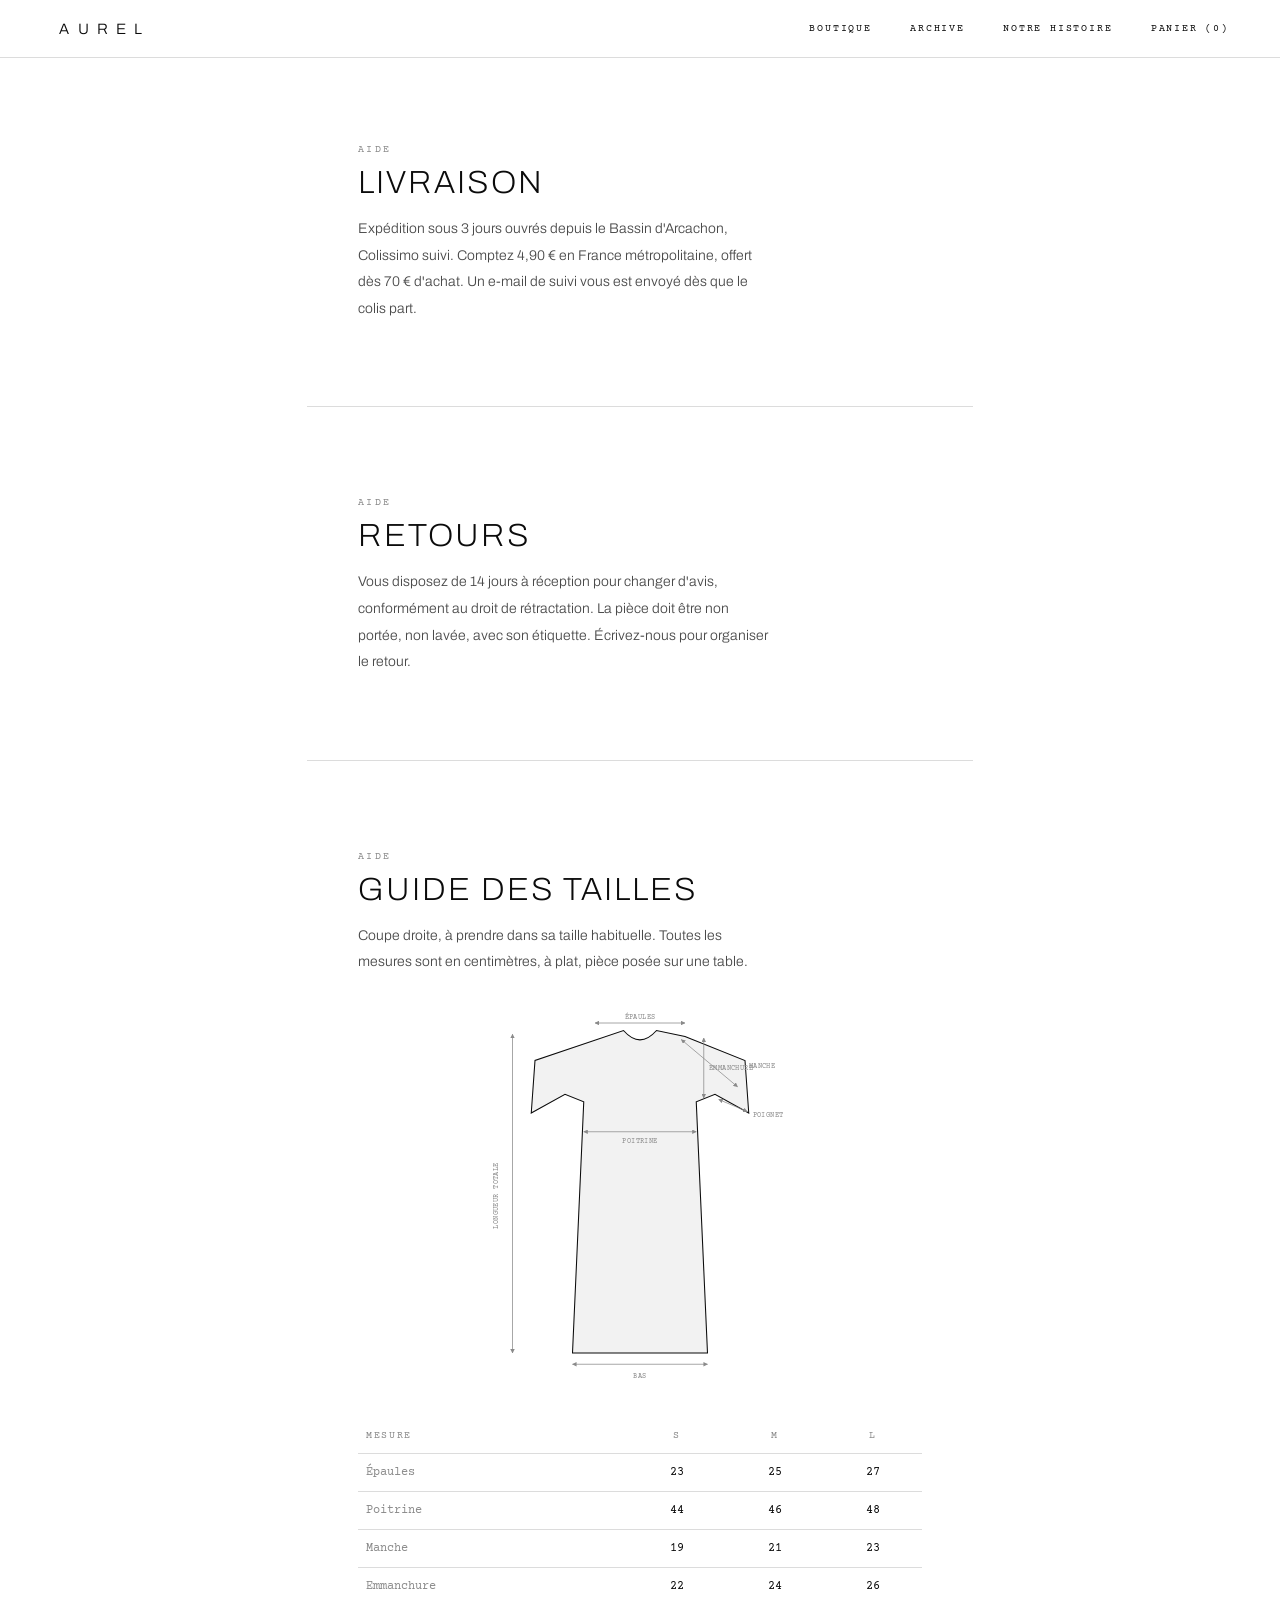
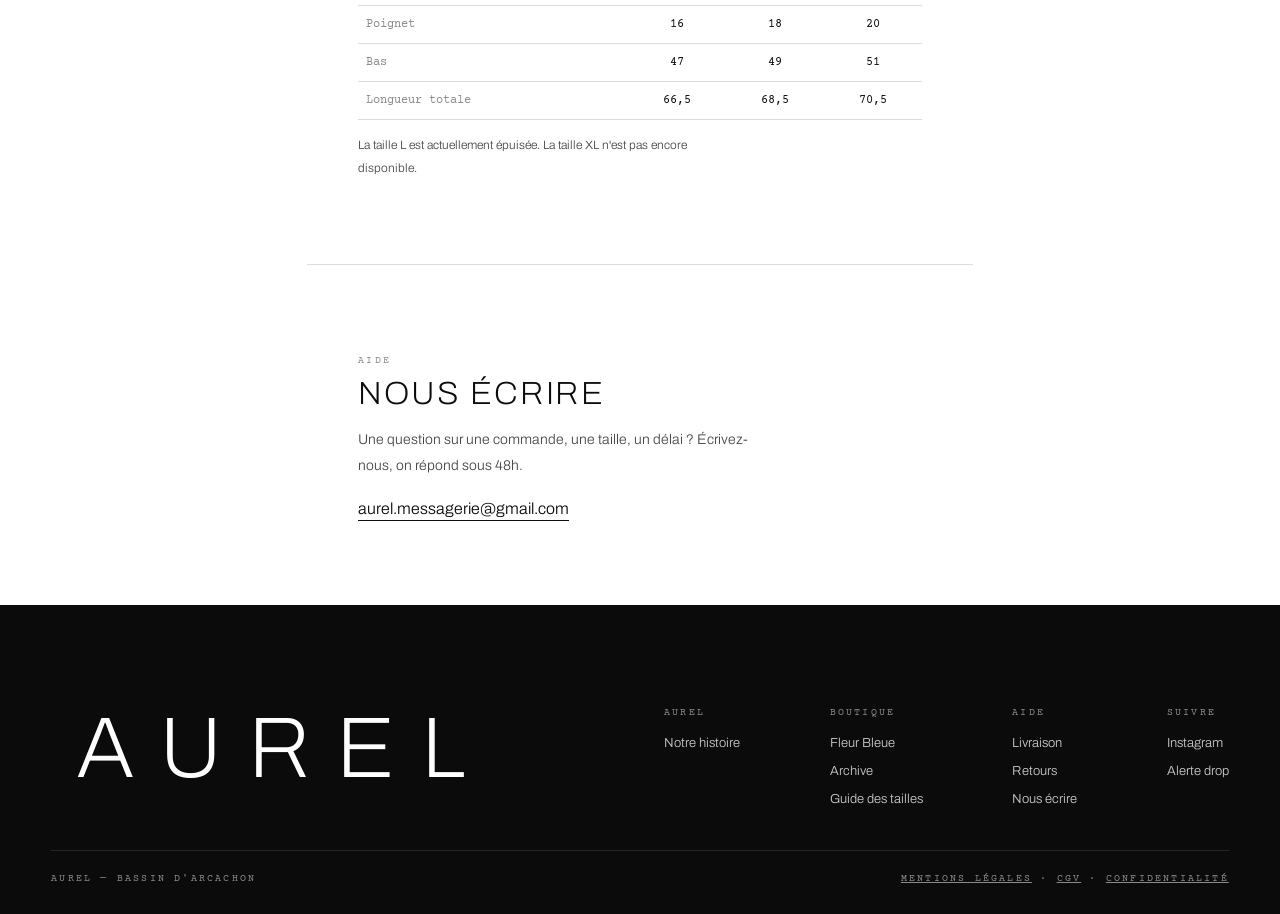
<file: aide.html>
<!DOCTYPE html>
<html lang="fr">
<head>
<meta charset="UTF-8">
<meta name="viewport" content="width=device-width,initial-scale=1">
<title>Aide — AUREL</title>

<!-- Aperçu de lien (Instagram, iMessage, etc.) -->
<meta property="og:type" content="website">
<meta property="og:site_name" content="Aurel">
<meta property="og:title" content="Aide — AUREL">
<meta property="og:description" content="Livraison, retours, guide des tailles.">
<meta property="og:image" content="https://aurel.company/img/fb-garage.jpg">
<meta property="og:url" content="https://aurel.company/aide.html">
<meta name="twitter:card" content="summary_large_image">

<link rel="icon" href="favicon.ico" sizes="any">
<link rel="icon" href="favicon-32.png" type="image/png">
<link rel="apple-touch-icon" href="apple-touch-icon.png">

<link rel="stylesheet" href="style.css">
</head>
<body>

<header class="entete pose">
  <a href="index.html" class="logo">Aurel</a>
  <nav class="nav">
    <a class="lien-bureau" href="boutique.html">Boutique</a>
    <a class="lien-bureau" href="index.html#archive">Archive</a>
    <a class="lien-bureau" href="histoire.html">Notre histoire</a>
    <button class="burger" id="burger" aria-controls="menu">Menu</button>
    <a href="produit.html#panier" aria-label="Panier, 0 article" id="lienPanier">Panier (0)</a>
  </nav>
</header>

<div class="menu" id="menu" aria-hidden="true">
  <a href="index.html">Accueil</a>
  <a href="boutique.html">Boutique</a>
  <a href="index.html#archive">Archive</a>
  <a href="histoire.html">Notre histoire</a>
  <span class="etiquette">Instagram · @aurelstudio._</span>
</div>


<main>

  <!-- Livraison -->
  <section class="aide-section" id="livraison">
    <span class="etiquette">Aide</span>
    <h1 class="aide-titre">Livraison</h1>
    <p>
      Expédition sous 3 jours ouvrés depuis le Bassin d'Arcachon, Colissimo suivi.
      Comptez 4,90 € en France métropolitaine, offert dès 70 € d'achat.
      Un e-mail de suivi vous est envoyé dès que le colis part.
    </p>
  </section>

  <!-- Retours -->
  <section class="aide-section" id="retours">
    <span class="etiquette">Aide</span>
    <h1 class="aide-titre">Retours</h1>
    <p>
      Vous disposez de 14 jours à réception pour changer d'avis, conformément
      au droit de rétractation. La pièce doit être non portée, non lavée,
      avec son étiquette. Écrivez-nous pour organiser le retour.
    </p>
  </section>

  <!-- Guide des tailles -->
  <section class="aide-section" id="tailles">
    <span class="etiquette">Aide</span>
    <h1 class="aide-titre">Guide des tailles</h1>
    <p>
      Coupe droite, à prendre dans sa taille habituelle. Toutes les mesures
      sont en centimètres, à plat, pièce posée sur une table.
    </p>

    <div class="schema-taille">
      <svg viewBox="0 0 400 500" role="img" aria-label="Schéma des mesures du t-shirt">
        <defs>
          <marker id="fleche-d" viewBox="0 0 10 10" refX="9" refY="5" markerWidth="6" markerHeight="6" orient="auto-start-reverse">
            <path d="M0,0 L10,5 L0,10 Z" fill="var(--gris)"/>
          </marker>
        </defs>

        <!-- silhouette t-shirt, vue à plat -->
        <path class="silhouette" d="
          M178,30 Q200,55 222,30
          L260,38 L340,70 L345,140
          L300,115 L275,125
          L290,460 L110,460
          L125,125 L100,115
          L55,140 L60,70 Z"/>

        <!-- épaules -->
        <line x1="140" y1="20" x2="260" y2="20" marker-start="url(#fleche-d)" marker-end="url(#fleche-d)"/>
        <text x="200" y="14" text-anchor="middle">Épaules</text>

        <!-- poitrine -->
        <line x1="125" y1="165" x2="275" y2="165" marker-start="url(#fleche-d)" marker-end="url(#fleche-d)"/>
        <text x="200" y="180" text-anchor="middle">Poitrine</text>

        <!-- manche -->
        <line x1="255" y1="42" x2="330" y2="105" marker-start="url(#fleche-d)" marker-end="url(#fleche-d)"/>
        <text x="345" y="80" text-anchor="start">Manche</text>

        <!-- emmanchure -->
        <line x1="285" y1="40" x2="285" y2="120" marker-start="url(#fleche-d)" marker-end="url(#fleche-d)"/>
        <text x="292" y="82" text-anchor="start">Emmanchure</text>

        <!-- poignet -->
        <line x1="305" y1="122" x2="343" y2="138" marker-start="url(#fleche-d)" marker-end="url(#fleche-d)"/>
        <text x="350" y="145" text-anchor="start">Poignet</text>

        <!-- bas -->
        <line x1="110" y1="475" x2="290" y2="475" marker-start="url(#fleche-d)" marker-end="url(#fleche-d)"/>
        <text x="200" y="493" text-anchor="middle">Bas</text>

        <!-- longueur totale -->
        <line x1="30" y1="35" x2="30" y2="460" marker-start="url(#fleche-d)" marker-end="url(#fleche-d)"/>
        <text x="10" y="250" text-anchor="middle" transform="rotate(-90 10 250)">Longueur totale</text>
      </svg>
    </div>

    <table class="tableau-tailles">
      <thead>
        <tr>
          <th>Mesure</th>
          <th>S</th>
          <th>M</th>
          <th>L</th>
        </tr>
      </thead>
      <tbody>
        <tr><td>Épaules</td><td>23</td><td>25</td><td>27</td></tr>
        <tr><td>Poitrine</td><td>44</td><td>46</td><td>48</td></tr>
        <tr><td>Manche</td><td>19</td><td>21</td><td>23</td></tr>
        <tr><td>Emmanchure</td><td>22</td><td>24</td><td>26</td></tr>
        <tr><td>Poignet</td><td>16</td><td>18</td><td>20</td></tr>
        <tr><td>Bas</td><td>47</td><td>49</td><td>51</td></tr>
        <tr><td>Longueur totale</td><td>66,5</td><td>68,5</td><td>70,5</td></tr>
      </tbody>
    </table>
    <p style="font-size:12px;margin-top:14px">La taille L est actuellement épuisée. La taille XL n'est pas encore disponible.</p>
  </section>

  <!-- Contact -->
  <section class="aide-section" id="contact">
    <span class="etiquette">Aide</span>
    <h1 class="aide-titre">Nous écrire</h1>
    <p>
      Une question sur une commande, une taille, un délai ? Écrivez-nous,
      on répond sous 48h.
    </p>
    <a href="mailto:aurel.messagerie@gmail.com" class="bouton--fin" style="display:inline-block;margin-top:20px">aurel.messagerie@gmail.com</a>
  </section>

</main>

<footer class="pied">
  <div class="pied-haut">
    <span class="pied-logo">Aurel</span>
    <div class="colonnes">
      <div>
        <span class="etiquette">Aurel</span>
        <ul>
          <li><a href="histoire.html">Notre histoire</a></li>
        </ul>
      </div>
      <div>
        <span class="etiquette">Boutique</span>
        <ul>
          <li><a href="produit.html">Fleur Bleue</a></li>
          <li><a class="lien-bureau" href="index.html#archive">Archive</a></li>
          <li><a href="aide.html#tailles">Guide des tailles</a></li>
        </ul>
      </div>
      <div>
        <span class="etiquette">Aide</span>
        <ul>
          <li><a href="aide.html#livraison">Livraison</a></li>
          <li><a href="aide.html#retours">Retours</a></li>
          <li><a href="aide.html#contact">Nous écrire</a></li>
        </ul>
      </div>
      <div>
        <span class="etiquette">Suivre</span>
        <ul>
          <li><a href="https://instagram.com/aurelstudio._">Instagram</a></li>
          <li><a href="boutique.html#alerte">Alerte drop</a></li>
        </ul>
      </div>
    </div>
  </div>
  <div class="pied-bas">
    <span class="etiquette">Aurel — Bassin d'Arcachon</span>
    <span class="etiquette">
      <a href="legal.html#mentions" style="text-decoration:underline">Mentions légales</a> ·
      <a href="legal.html#cgv" style="text-decoration:underline">CGV</a> ·
      <a href="legal.html#confidentialite" style="text-decoration:underline">Confidentialité</a>
    </span>
  </div>
</footer>

<script>
// Badge panier (partagé avec la page produit)
(function(){
  try {
    const p = JSON.parse(localStorage.getItem('aurel_panier')) || [];
    const badge = document.getElementById('lienPanier');
    if (badge) badge.textContent = `Panier (${p.length})`;
  } catch(e){}
})();

// Menu mobile
const menu = document.getElementById('menu');
const burger = document.getElementById('burger');
burger.addEventListener('click', () => {
  const ouvert = menu.dataset.ouvert === 'true';
  menu.dataset.ouvert = String(!ouvert);
  menu.setAttribute('aria-hidden', String(ouvert));
  burger.textContent = ouvert ? 'Menu' : 'Fermer';
  document.body.classList.toggle('bloque', !ouvert);
});
</script>
</body>
</html>
</file>
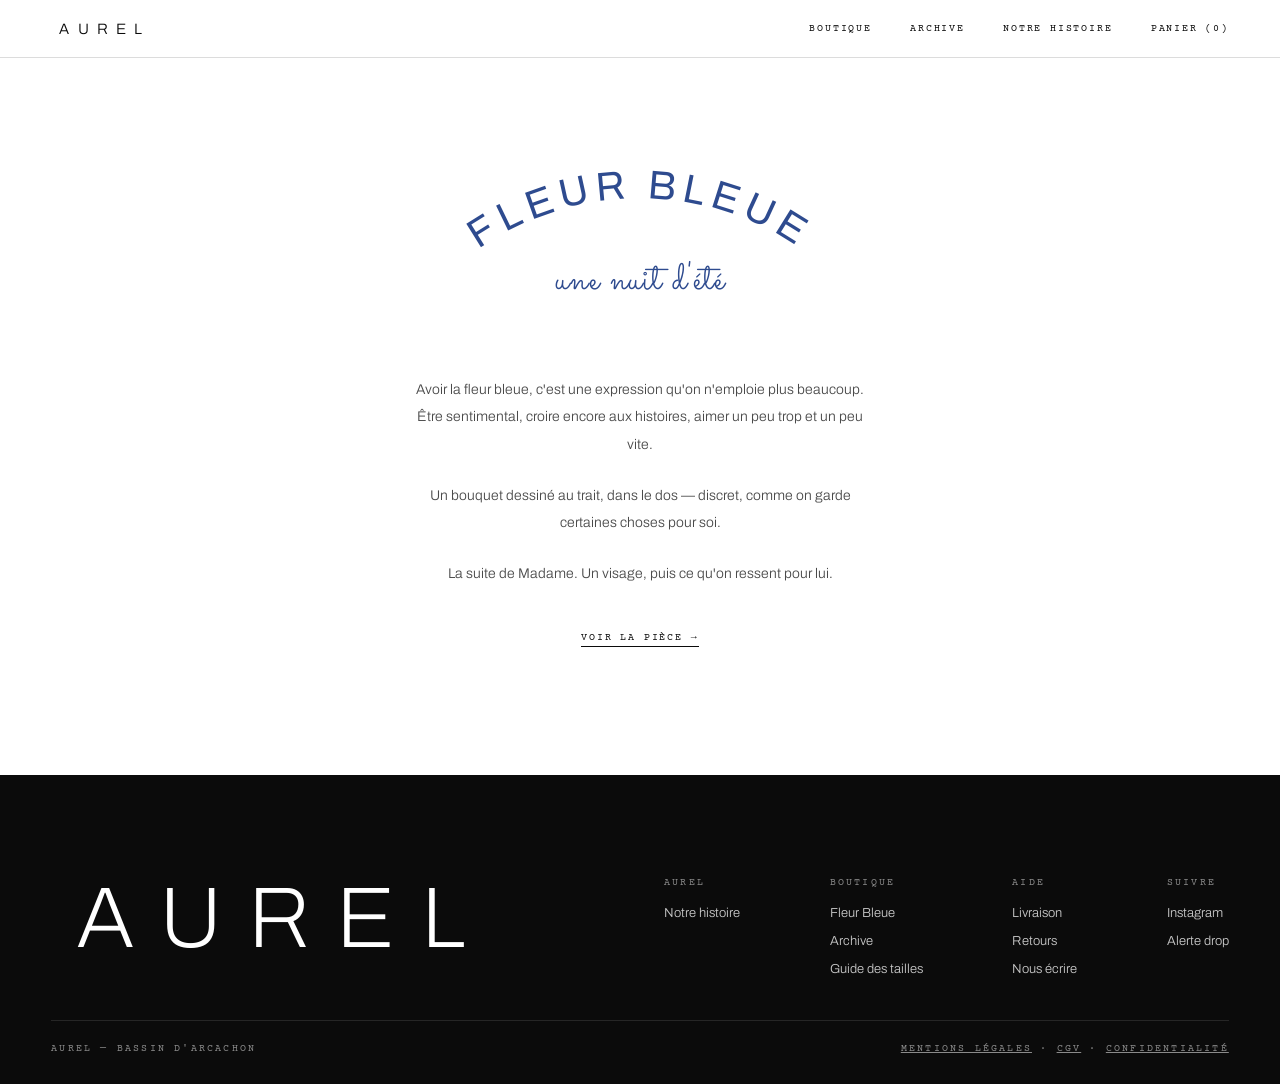
<file: fleur-bleue.html>
<!DOCTYPE html>
<html lang="fr">
<head>
<meta charset="UTF-8">
<meta name="viewport" content="width=device-width,initial-scale=1">
<title>Fleur Bleue — l'histoire de l'édition — AUREL</title>

<!-- Aperçu de lien (Instagram, iMessage, etc.) -->
<meta property="og:type" content="website">
<meta property="og:site_name" content="Aurel">
<meta property="og:title" content="Fleur Bleue — l'histoire de l'édition — AUREL">
<meta property="og:description" content="Avoir la fleur bleue : être sentimental, croire encore aux histoires. La suite de Madame.">
<meta property="og:image" content="https://aurel.company/img/fb-garage.jpg">
<meta property="og:url" content="https://aurel.company/fleur-bleue.html">
<meta name="twitter:card" content="summary_large_image">

<link rel="icon" href="favicon.ico" sizes="any">
<link rel="icon" href="favicon-32.png" type="image/png">
<link rel="apple-touch-icon" href="apple-touch-icon.png">

<link rel="stylesheet" href="style.css">
</head>
<body>

<header class="entete pose">
  <a href="index.html" class="logo">Aurel</a>
  <nav class="nav">
    <a class="lien-bureau" href="boutique.html">Boutique</a>
    <a class="lien-bureau" href="index.html#archive">Archive</a>
    <a class="lien-bureau" href="histoire.html">Notre histoire</a>
    <button class="burger" id="burger" aria-controls="menu">Menu</button>
    <a href="produit.html#panier" aria-label="Panier, 0 article" id="lienPanier">Panier (0)</a>
  </nav>
</header>

<div class="menu" id="menu" aria-hidden="true">
  <a href="index.html">Accueil</a>
  <a href="boutique.html">Boutique</a>
  <a href="index.html#archive">Archive</a>
  <a href="histoire.html">Notre histoire</a>
  <span class="etiquette">Instagram · @aurelstudio._</span>
</div>


<main class="section boutique" style="padding-bottom:0">

  <div class="plaque">
    <svg class="arc" viewBox="0 0 640 128" role="img" aria-label="Fleur Bleue">
      <path id="courbe3" d="M 30 235 A 320 320 0 0 1 610 235" fill="none"/>
      <text><textPath href="#courbe3" startOffset="50%" text-anchor="middle">FLEUR BLEUE</textPath></text>
    </svg>
    <span class="signature">une nuit d'été</span>
  </div>

  <div class="recit">
    <p>Avoir la fleur bleue, c'est une expression qu'on n'emploie plus beaucoup.
      Être sentimental, croire encore aux histoires, aimer un peu trop et un peu vite.</p>
    <p>Un bouquet dessiné au trait, dans le dos — discret, comme on garde certaines
      choses pour soi.</p>
    <p>La suite de Madame. Un visage, puis ce qu'on ressent pour lui.</p>
    <a href="produit.html" class="lien-histoire">Voir la pièce →</a>
  </div>

</main>

<footer class="pied" style="margin-top:clamp(64px,10vw,132px)">
  <div class="pied-haut">
    <span class="pied-logo">Aurel</span>
    <div class="colonnes">
      <div>
        <span class="etiquette">Aurel</span>
        <ul>
          <li><a href="histoire.html">Notre histoire</a></li>
        </ul>
      </div>
      <div>
        <span class="etiquette">Boutique</span>
        <ul>
          <li><a href="produit.html">Fleur Bleue</a></li>
          <li><a class="lien-bureau" href="index.html#archive">Archive</a></li>
          <li><a href="aide.html#tailles">Guide des tailles</a></li>
        </ul>
      </div>
      <div>
        <span class="etiquette">Aide</span>
        <ul>
          <li><a href="aide.html#livraison">Livraison</a></li>
          <li><a href="aide.html#retours">Retours</a></li>
          <li><a href="aide.html#contact">Nous écrire</a></li>
        </ul>
      </div>
      <div>
        <span class="etiquette">Suivre</span>
        <ul>
          <li><a href="https://instagram.com/aurelstudio._">Instagram</a></li>
          <li><a href="boutique.html#alerte">Alerte drop</a></li>
        </ul>
      </div>
    </div>
  </div>
  <div class="pied-bas">
    <span class="etiquette">Aurel — Bassin d'Arcachon</span>
    <span class="etiquette">
      <a href="legal.html#mentions" style="text-decoration:underline">Mentions légales</a> ·
      <a href="legal.html#cgv" style="text-decoration:underline">CGV</a> ·
      <a href="legal.html#confidentialite" style="text-decoration:underline">Confidentialité</a>
    </span>
  </div>
</footer>

<script>
// Badge panier (partagé avec la page produit)
(function(){
  try {
    const p = JSON.parse(localStorage.getItem('aurel_panier')) || [];
    const badge = document.getElementById('lienPanier');
    if (badge) badge.textContent = `Panier (${p.length})`;
  } catch(e){}
})();

// Menu mobile
const menu = document.getElementById('menu');
const burger = document.getElementById('burger');
burger.addEventListener('click', () => {
  const ouvert = menu.dataset.ouvert === 'true';
  menu.dataset.ouvert = String(!ouvert);
  menu.setAttribute('aria-hidden', String(ouvert));
  burger.textContent = ouvert ? 'Menu' : 'Fermer';
  document.body.classList.toggle('bloque', !ouvert);
});
</script>
</body>
</html>
</file>
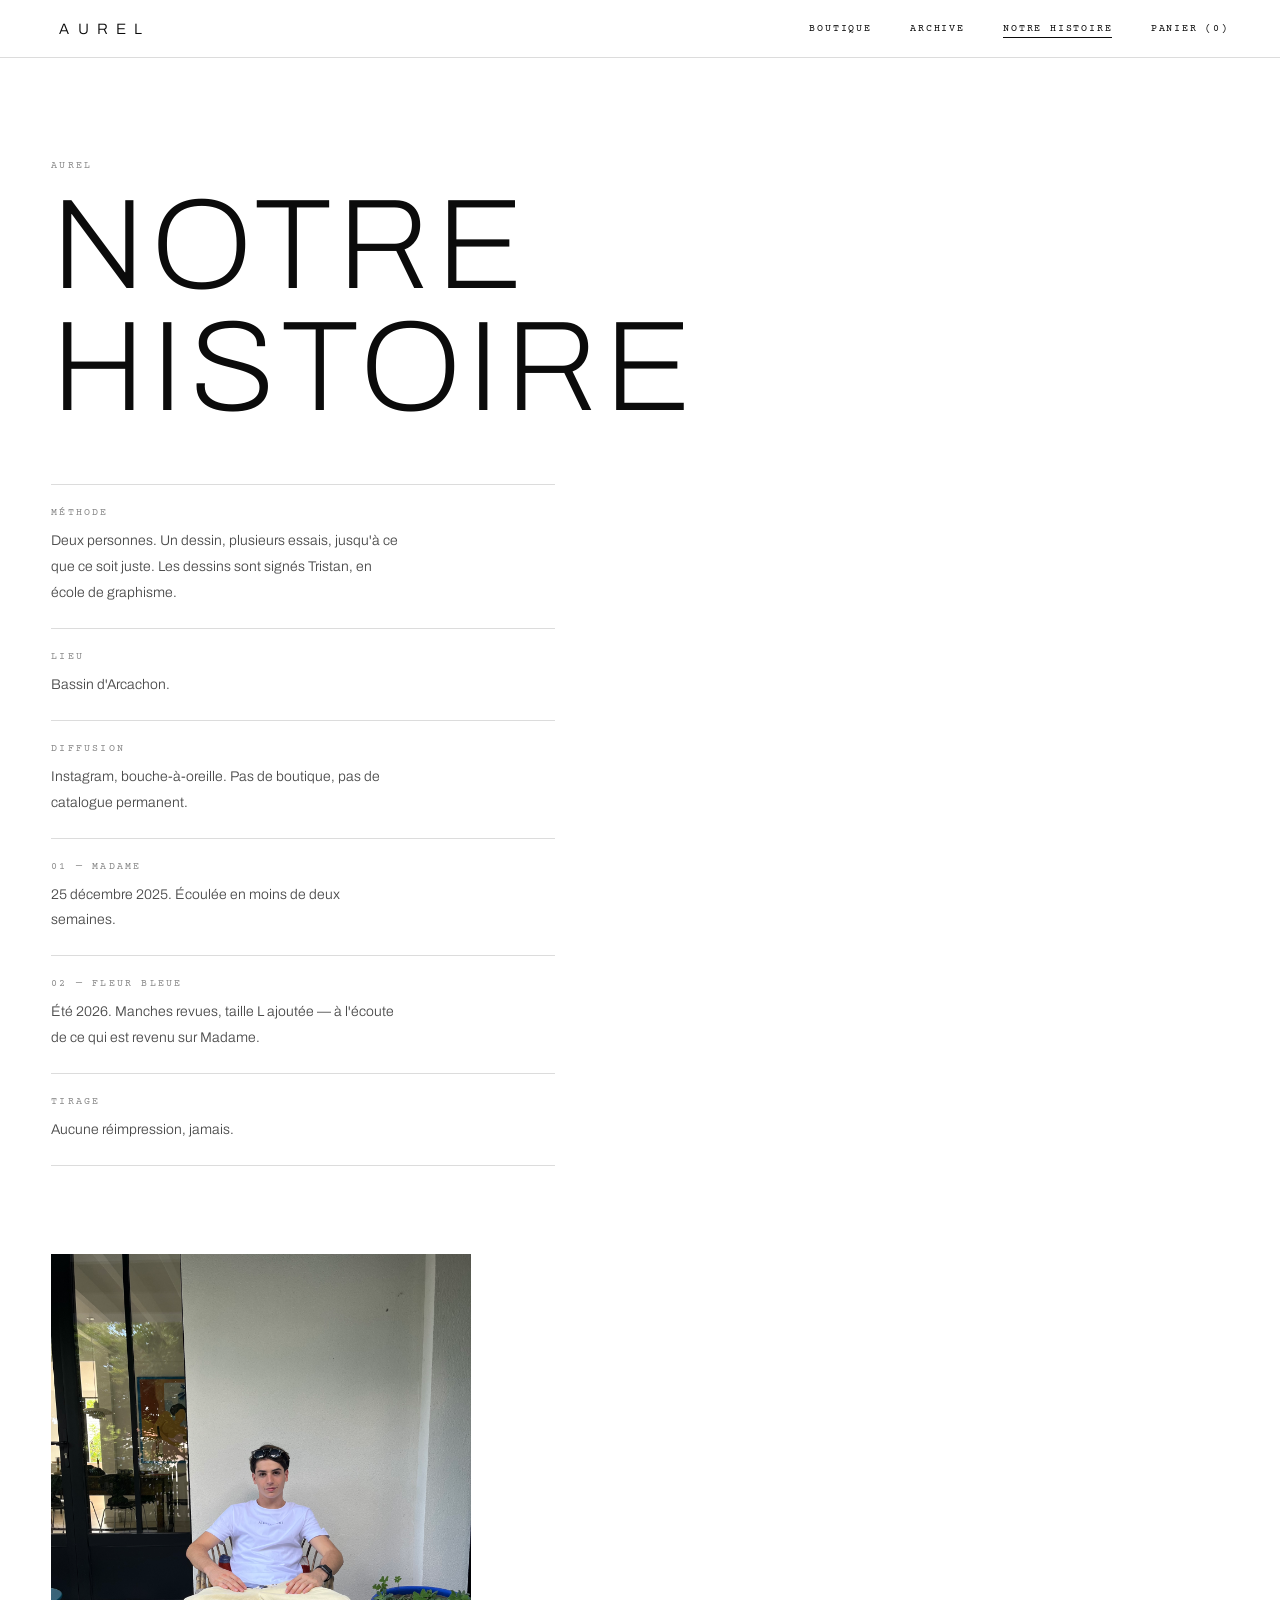
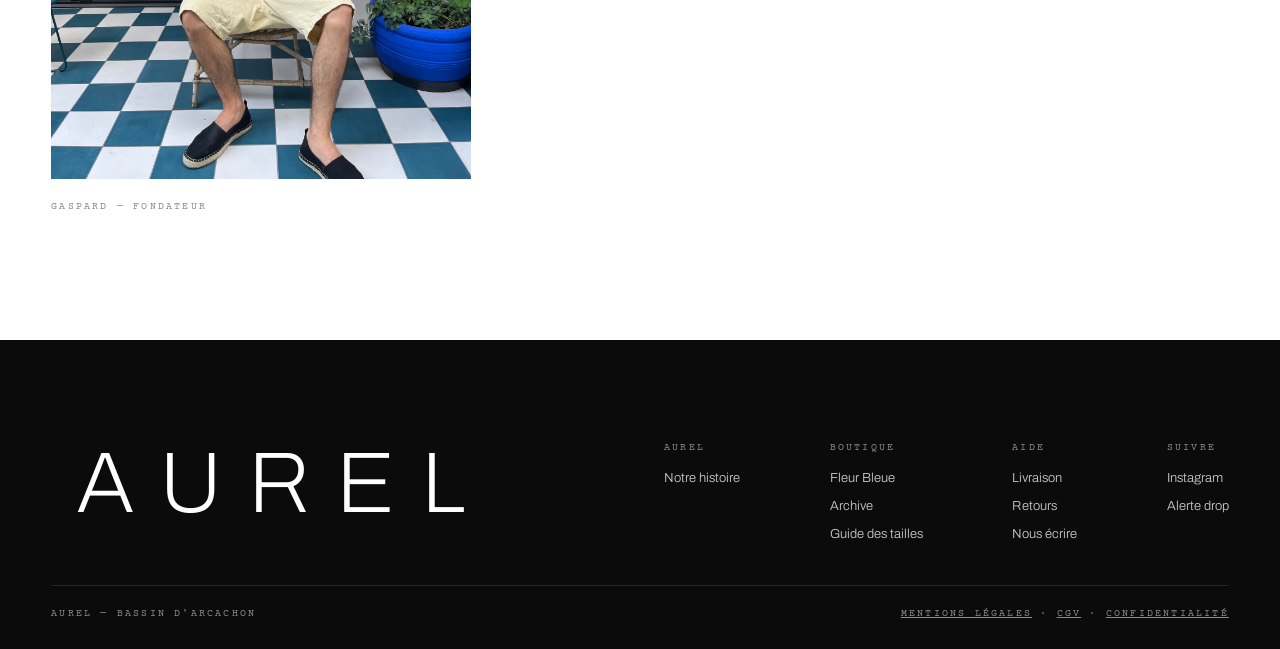
<file: histoire.html>
<!DOCTYPE html>
<html lang="fr">
<head>
<meta charset="UTF-8">
<meta name="viewport" content="width=device-width,initial-scale=1">
<title>Notre histoire — AUREL</title>

<!-- Aperçu de lien (Instagram, iMessage, etc.) -->
<meta property="og:type" content="website">
<meta property="og:site_name" content="Aurel">
<meta property="og:title" content="Notre histoire — AUREL">
<meta property="og:description" content="Deux personnes, un dessin, une signature. L'histoire d'Aurel, Bassin d'Arcachon.">
<meta property="og:image" content="https://aurel.company/img/fb-carreaux.jpg">
<meta property="og:url" content="https://aurel.company/histoire.html">
<meta name="twitter:card" content="summary_large_image">

<link rel="icon" href="favicon.ico" sizes="any">
<link rel="icon" href="favicon-32.png" type="image/png">
<link rel="apple-touch-icon" href="apple-touch-icon.png">

<link rel="stylesheet" href="style.css">
</head>
<body>

<header class="entete pose">
  <a href="index.html" class="logo">Aurel</a>
  <nav class="nav">
    <a class="lien-bureau" href="boutique.html">Boutique</a>
    <a class="lien-bureau" href="index.html#archive">Archive</a>
    <a class="lien-bureau" href="histoire.html" aria-current="page">Notre histoire</a>
    <button class="burger" id="burger" aria-controls="menu">Menu</button>
    <a href="produit.html#panier" aria-label="Panier, 0 article" id="lienPanier">Panier (0)</a>
  </nav>
</header>

<div class="menu" id="menu" aria-hidden="true">
  <a href="index.html">Accueil</a>
  <a href="boutique.html">Boutique</a>
  <a href="index.html#archive">Archive</a>
  <a href="histoire.html">Notre histoire</a>
  <span class="etiquette">Instagram · @aurelstudio._</span>
</div>


<main class="section boutique">

  <div style="margin-bottom:clamp(20px,4vw,32px)">
    <span class="etiquette">Aurel</span>
    <h1 class="titre-page" style="margin-top:14px">Notre<br>histoire</h1>
  </div>

  <dl class="dossier">
    <div class="entree">
      <dt class="etiquette">Méthode</dt>
      <dd>
        <p>Deux personnes. Un dessin, plusieurs essais, jusqu'à ce que ce soit juste.
        Les dessins sont signés Tristan, en école de graphisme.</p>
      </dd>
    </div>
    <div class="entree">
      <dt class="etiquette">Lieu</dt>
      <dd><p>Bassin d'Arcachon.</p></dd>
    </div>
    <div class="entree">
      <dt class="etiquette">Diffusion</dt>
      <dd><p>Instagram, bouche-à-oreille. Pas de boutique, pas de catalogue permanent.</p></dd>
    </div>
    <div class="entree">
      <dt class="etiquette">01 — Madame</dt>
      <dd><p>25 décembre 2025. Écoulée en moins de deux semaines.</p></dd>
    </div>
    <div class="entree">
      <dt class="etiquette">02 — Fleur Bleue</dt>
      <dd><p>Été 2026. Manches revues, taille L ajoutée — à l'écoute de ce qui est
        revenu sur Madame.</p></dd>
    </div>
    <div class="entree">
      <dt class="etiquette">Tirage</dt>
      <dd><p>Aucune réimpression, jamais.</p></dd>
    </div>
  </dl>

  <div style="margin-top:clamp(48px,8vw,88px)">
    <figure style="aspect-ratio:4/5;max-width:420px;overflow:hidden;background:#F2F2F2;margin-bottom:16px">
      <img src="img/fb-carreaux.jpg" alt="Gaspard, fondateur d'Aurel">
    </figure>
    <span class="etiquette">Gaspard — fondateur</span>
  </div>

</main>

<footer class="pied">
  <div class="pied-haut">
    <span class="pied-logo">Aurel</span>
    <div class="colonnes">
      <div>
        <span class="etiquette">Aurel</span>
        <ul>
          <li><a href="histoire.html">Notre histoire</a></li>
        </ul>
      </div>
      <div>
        <span class="etiquette">Boutique</span>
        <ul>
          <li><a href="produit.html">Fleur Bleue</a></li>
          <li><a class="lien-bureau" href="index.html#archive">Archive</a></li>
          <li><a href="aide.html#tailles">Guide des tailles</a></li>
        </ul>
      </div>
      <div>
        <span class="etiquette">Aide</span>
        <ul>
          <li><a href="aide.html#livraison">Livraison</a></li>
          <li><a href="aide.html#retours">Retours</a></li>
          <li><a href="aide.html#contact">Nous écrire</a></li>
        </ul>
      </div>
      <div>
        <span class="etiquette">Suivre</span>
        <ul>
          <li><a href="https://instagram.com/aurelstudio._">Instagram</a></li>
          <li><a href="boutique.html#alerte">Alerte drop</a></li>
        </ul>
      </div>
    </div>
  </div>
  <div class="pied-bas">
    <span class="etiquette">Aurel — Bassin d'Arcachon</span>
    <span class="etiquette">
      <a href="legal.html#mentions" style="text-decoration:underline">Mentions légales</a> ·
      <a href="legal.html#cgv" style="text-decoration:underline">CGV</a> ·
      <a href="legal.html#confidentialite" style="text-decoration:underline">Confidentialité</a>
    </span>
  </div>
</footer>

<script>
// Badge panier (partagé avec la page produit)
(function(){
  try {
    const p = JSON.parse(localStorage.getItem('aurel_panier')) || [];
    const badge = document.getElementById('lienPanier');
    if (badge) badge.textContent = `Panier (${p.length})`;
  } catch(e){}
})();

// Menu mobile
const menu = document.getElementById('menu');
const burger = document.getElementById('burger');
burger.addEventListener('click', () => {
  const ouvert = menu.dataset.ouvert === 'true';
  menu.dataset.ouvert = String(!ouvert);
  menu.setAttribute('aria-hidden', String(ouvert));
  burger.textContent = ouvert ? 'Menu' : 'Fermer';
  document.body.classList.toggle('bloque', !ouvert);
});
</script>
</body>
</html>
</file>
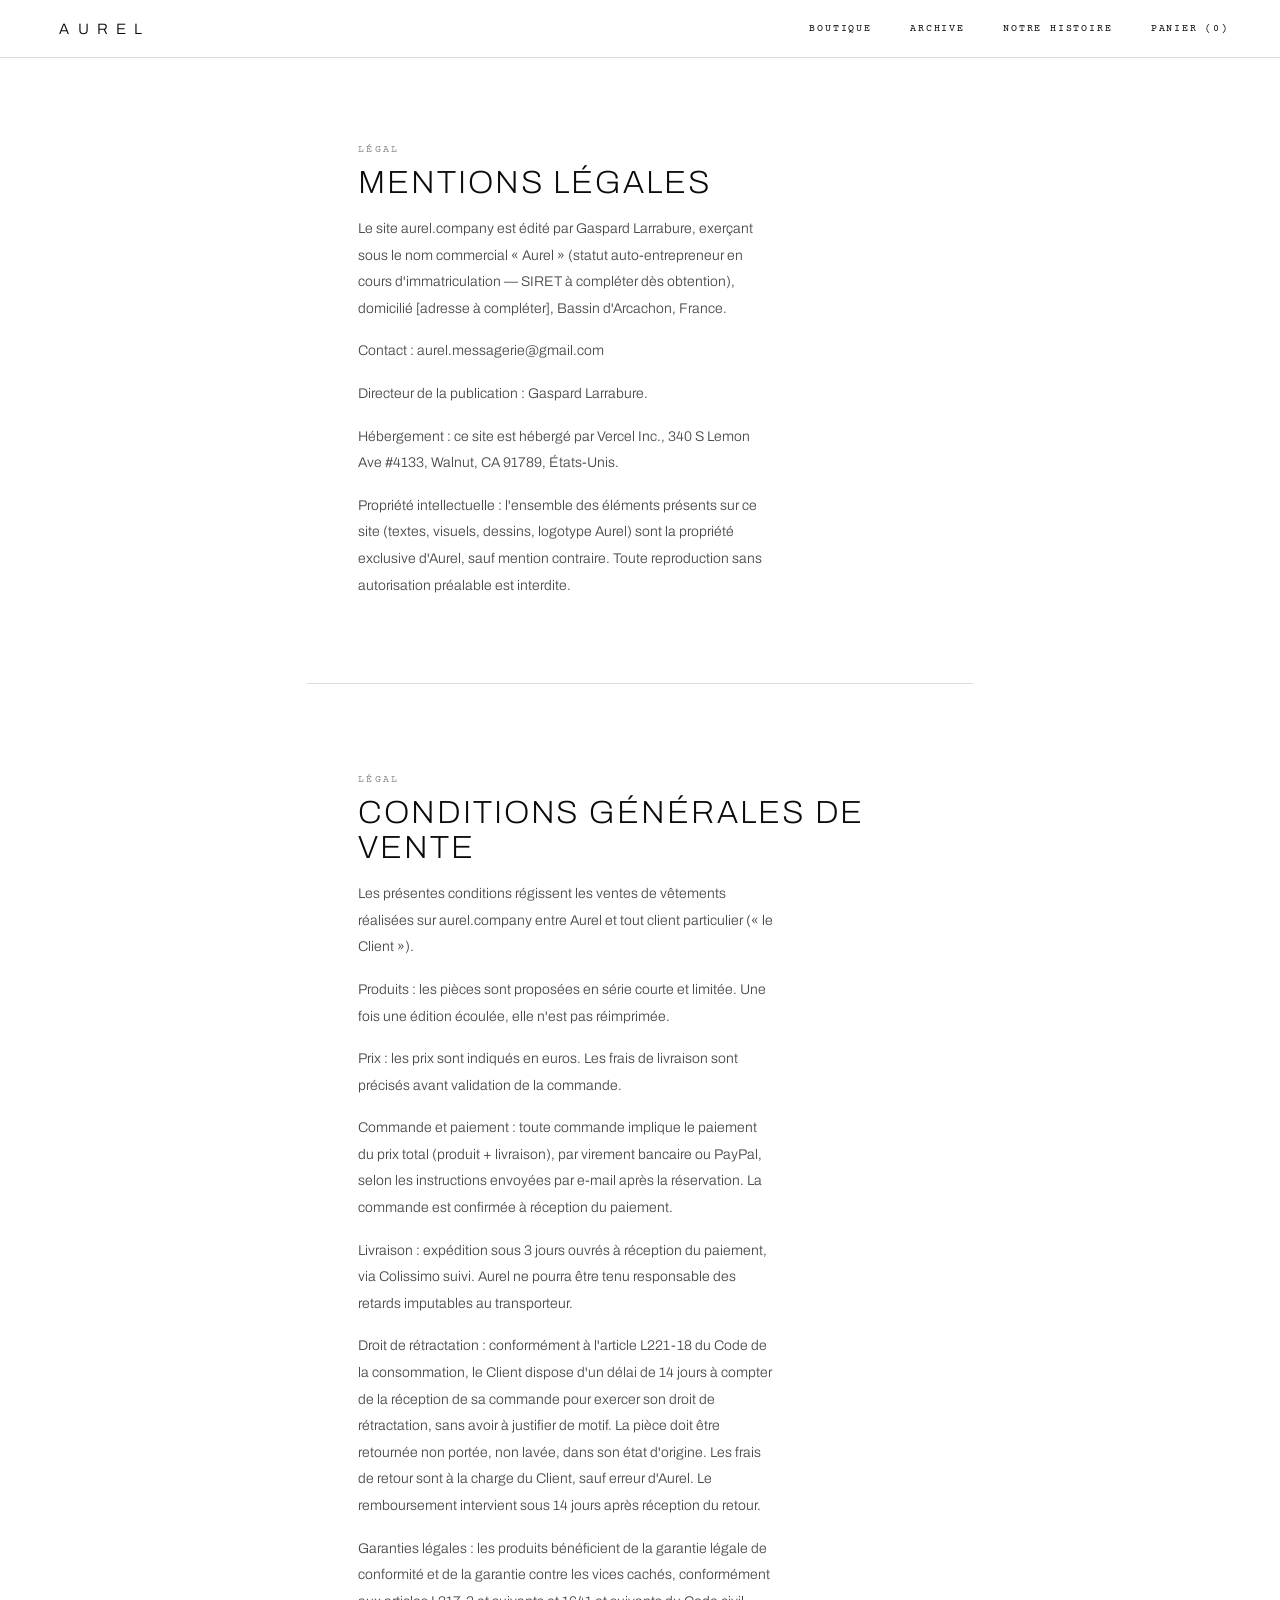
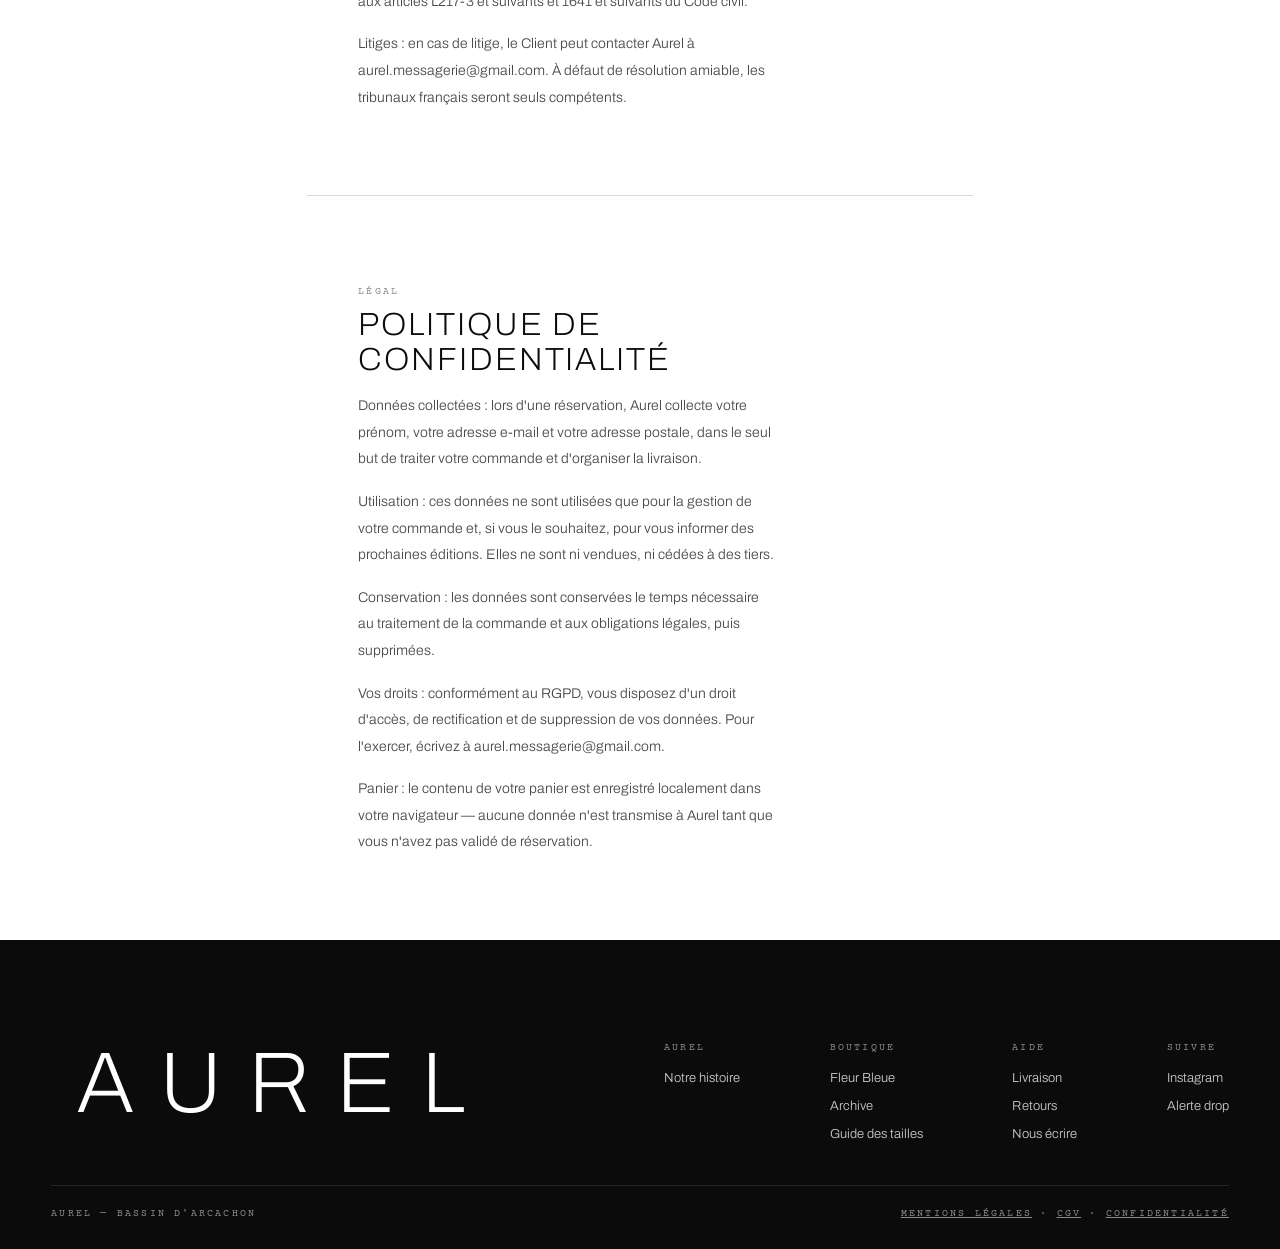
<file: legal.html>
<!DOCTYPE html>
<html lang="fr">
<head>
<meta charset="UTF-8">
<meta name="viewport" content="width=device-width,initial-scale=1">
<title>Informations légales — AUREL</title>
<link rel="stylesheet" href="style.css">
</head>
<body>

<header class="entete pose">
  <a href="index.html" class="logo">Aurel</a>
  <nav class="nav">
    <a class="lien-bureau" href="boutique.html">Boutique</a>
    <a class="lien-bureau" href="index.html#archive">Archive</a>
    <a class="lien-bureau" href="histoire.html">Notre histoire</a>
    <button class="burger" id="burger" aria-controls="menu">Menu</button>
    <a href="#" aria-label="Panier, 0 article" id="lienPanier">Panier (0)</a>
  </nav>
</header>

<div class="menu" id="menu" aria-hidden="true">
  <a href="index.html">Accueil</a>
  <a href="boutique.html">Boutique</a>
  <a href="index.html#archive">Archive</a>
  <a href="histoire.html">Notre histoire</a>
  <span class="etiquette">Instagram · @aurelstudio._</span>
</div>


<main>

  <!-- Mentions légales -->
  <section class="aide-section" id="mentions">
    <span class="etiquette">Légal</span>
    <h1 class="aide-titre">Mentions légales</h1>
    <p>
      Le site aurel.company est édité par Gaspard Larrabure, exerçant sous le nom
      commercial « Aurel » (statut auto-entrepreneur en cours d'immatriculation —
      SIRET à compléter dès obtention), domicilié [adresse à compléter], Bassin
      d'Arcachon, France.
    </p>
    <p>Contact : aurel.messagerie@gmail.com</p>
    <p>Directeur de la publication : Gaspard Larrabure.</p>
    <p>
      Hébergement : ce site est hébergé par Vercel Inc., 340 S Lemon Ave #4133,
      Walnut, CA 91789, États-Unis.
    </p>
    <p>
      Propriété intellectuelle : l'ensemble des éléments présents sur ce site
      (textes, visuels, dessins, logotype Aurel) sont la propriété exclusive
      d'Aurel, sauf mention contraire. Toute reproduction sans autorisation
      préalable est interdite.
    </p>
  </section>

  <!-- CGV -->
  <section class="aide-section" id="cgv">
    <span class="etiquette">Légal</span>
    <h1 class="aide-titre">Conditions générales de vente</h1>
    <p>
      Les présentes conditions régissent les ventes de vêtements réalisées sur
      aurel.company entre Aurel et tout client particulier (« le Client »).
    </p>
    <p>
      Produits : les pièces sont proposées en série courte et limitée. Une fois
      une édition écoulée, elle n'est pas réimprimée.
    </p>
    <p>
      Prix : les prix sont indiqués en euros. Les frais de livraison sont
      précisés avant validation de la commande.
    </p>
    <p>
      Commande et paiement : toute commande implique le paiement du prix total
      (produit + livraison), par virement bancaire ou PayPal, selon les
      instructions envoyées par e-mail après la réservation. La commande est
      confirmée à réception du paiement.
    </p>
    <p>
      Livraison : expédition sous 3 jours ouvrés à réception du paiement, via
      Colissimo suivi. Aurel ne pourra être tenu responsable des retards
      imputables au transporteur.
    </p>
    <p>
      Droit de rétractation : conformément à l'article L221-18 du Code de la
      consommation, le Client dispose d'un délai de 14 jours à compter de la
      réception de sa commande pour exercer son droit de rétractation, sans
      avoir à justifier de motif. La pièce doit être retournée non portée, non
      lavée, dans son état d'origine. Les frais de retour sont à la charge du
      Client, sauf erreur d'Aurel. Le remboursement intervient sous 14 jours
      après réception du retour.
    </p>
    <p>
      Garanties légales : les produits bénéficient de la garantie légale de
      conformité et de la garantie contre les vices cachés, conformément aux
      articles L217-3 et suivants et 1641 et suivants du Code civil.
    </p>
    <p>
      Litiges : en cas de litige, le Client peut contacter Aurel à
      aurel.messagerie@gmail.com. À défaut de résolution amiable, les
      tribunaux français seront seuls compétents.
    </p>
  </section>

  <!-- Confidentialité -->
  <section class="aide-section" id="confidentialite">
    <span class="etiquette">Légal</span>
    <h1 class="aide-titre">Politique de confidentialité</h1>
    <p>
      Données collectées : lors d'une réservation, Aurel collecte votre
      prénom, votre adresse e-mail et votre adresse postale, dans le seul but
      de traiter votre commande et d'organiser la livraison.
    </p>
    <p>
      Utilisation : ces données ne sont utilisées que pour la gestion de votre
      commande et, si vous le souhaitez, pour vous informer des prochaines
      éditions. Elles ne sont ni vendues, ni cédées à des tiers.
    </p>
    <p>
      Conservation : les données sont conservées le temps nécessaire au
      traitement de la commande et aux obligations légales, puis supprimées.
    </p>
    <p>
      Vos droits : conformément au RGPD, vous disposez d'un droit d'accès, de
      rectification et de suppression de vos données. Pour l'exercer, écrivez
      à aurel.messagerie@gmail.com.
    </p>
    <p>
      Panier : le contenu de votre panier est enregistré localement dans votre
      navigateur — aucune donnée n'est transmise à Aurel tant que vous n'avez
      pas validé de réservation.
    </p>
  </section>

</main>

<footer class="pied">
  <div class="pied-haut">
    <span class="pied-logo">Aurel</span>
    <div class="colonnes">
      <div>
        <span class="etiquette">Aurel</span>
        <ul>
          <li><a href="histoire.html">Notre histoire</a></li>
        </ul>
      </div>
      <div>
        <span class="etiquette">Boutique</span>
        <ul>
          <li><a href="produit.html">Fleur Bleue</a></li>
          <li><a class="lien-bureau" href="index.html#archive">Archive</a></li>
          <li><a href="aide.html#tailles">Guide des tailles</a></li>
        </ul>
      </div>
      <div>
        <span class="etiquette">Aide</span>
        <ul>
          <li><a href="aide.html#livraison">Livraison</a></li>
          <li><a href="aide.html#retours">Retours</a></li>
          <li><a href="aide.html#contact">Nous écrire</a></li>
        </ul>
      </div>
      <div>
        <span class="etiquette">Suivre</span>
        <ul>
          <li><a href="https://instagram.com/aurelstudio._">Instagram</a></li>
          <li><a href="boutique.html#alerte">Alerte drop</a></li>
        </ul>
      </div>
    </div>
  </div>
  <div class="pied-bas">
    <span class="etiquette">Aurel — Bassin d'Arcachon</span>
    <span class="etiquette">
      <a href="legal.html#mentions" style="text-decoration:underline">Mentions légales</a> ·
      <a href="legal.html#cgv" style="text-decoration:underline">CGV</a> ·
      <a href="legal.html#confidentialite" style="text-decoration:underline">Confidentialité</a>
    </span>
  </div>
</footer>

<script>
// Badge panier (partagé avec la page produit)
(function(){
  try {
    const p = JSON.parse(localStorage.getItem('aurel_panier')) || [];
    const badge = document.getElementById('lienPanier');
    if (badge) badge.textContent = `Panier (${p.length})`;
  } catch(e){}
})();

// Menu mobile
const menu = document.getElementById('menu');
const burger = document.getElementById('burger');
burger.addEventListener('click', () => {
  const ouvert = menu.dataset.ouvert === 'true';
  menu.dataset.ouvert = String(!ouvert);
  menu.setAttribute('aria-hidden', String(ouvert));
  burger.textContent = ouvert ? 'Menu' : 'Fermer';
  document.body.classList.toggle('bloque', !ouvert);
});
</script>
</body>
</html>
</file>
<file: style.css>
/* ============================================================
   AUREL — maquette
   Le site est un contenant neutre : noir, blanc, typographie.
   Chaque collection injecte sa propre couleur via --accent.
   ============================================================ */

@import url('https://fonts.googleapis.com/css2?family=Archivo:wght@200;300;400;500;700;900&family=Courier+Prime:wght@400;700&family=Sacramento&display=swap');

:root{
  --encre:#0B0B0B;
  --papier:#FFFFFF;
  --trait:#DCDCDC;
  --gris:#8A8A8A;

  /* accents de collection */
  --bleu:#2E4B8F;   /* Fleur Bleue */
  --rouge:#D22A1E;  /* Madame */
  --accent:var(--bleu);

  --display:'Archivo','Helvetica Neue',Arial,sans-serif;
  --util:'Courier Prime','Courier New',monospace;
  --main:'Sacramento',cursive;

  --marge:clamp(20px,4vw,56px);
  --header:58px;
}

*,*::before,*::after{box-sizing:border-box;margin:0;padding:0}
html{scroll-behavior:smooth}
body{
  background:var(--papier);
  color:var(--encre);
  font-family:var(--display);
  font-weight:300;
  -webkit-font-smoothing:antialiased;
  overflow-x:hidden;
}
img{display:block;width:100%;height:100%;object-fit:cover}
a{color:inherit;text-decoration:none}
button{font:inherit;color:inherit;background:none;border:none;cursor:pointer}
:focus-visible{outline:1px solid var(--accent);outline-offset:3px}

/* ---------- primitives typographiques ---------- */
.etiquette{
  font-family:var(--util);
  font-size:10px;
  letter-spacing:.22em;
  text-transform:uppercase;
  color:var(--gris);
}
.mot{
  font-family:var(--display);
  font-weight:300;
  text-transform:uppercase;
  letter-spacing:.34em;
}
.signature{
  font-family:var(--main);
  font-weight:400;
  letter-spacing:.02em;
  text-transform:none;
}
.trait{height:1px;background:var(--trait);border:0}

/* ---------- header ---------- */
.entete{
  position:fixed;top:0;left:0;right:0;z-index:100;
  height:var(--header);
  display:flex;align-items:center;justify-content:space-between;
  padding:0 var(--marge);
  color:#fff;
  transition:background .4s ease,color .4s ease,border-color .4s ease;
  border-bottom:1px solid transparent;
}
.entete.pose{
  background:var(--papier);
  color:var(--encre);
  border-bottom-color:var(--trait);
}
.logo{
  font-family:var(--display);
  font-weight:300;
  font-size:15px;
  letter-spacing:.55em;
  text-transform:uppercase;
  padding-left:.55em; /* compense le tracking à droite */
}
.nav{display:flex;gap:clamp(16px,3vw,40px);align-items:center}
.nav a{
  font-family:var(--util);
  font-size:10px;letter-spacing:.18em;text-transform:uppercase;
  position:relative;padding:4px 0;
}
.nav a::after{
  content:'';position:absolute;left:0;bottom:0;
  width:0;height:1px;background:currentColor;transition:width .3s ease;
}
.nav a:hover::after,.nav a[aria-current]::after{width:100%}

/* ---------- arc (signature — repris de la sérigraphie dos) ---------- */
.arc{width:min(78vw,560px);overflow:visible;display:block}
.arc text{
  font-family:var(--display);
  font-weight:400;
  font-size:46px;
  letter-spacing:.16em;
  fill:currentColor;
}
/* plaque de titre : le lettrage en arc + la phrase manuscrite,
   exactement la composition sérigraphiée au dos des pièces */
.plaque{
  display:flex;flex-direction:column;align-items:center;
  color:var(--accent);text-align:center;
  margin-bottom:clamp(34px,6vw,66px);
}
.plaque .signature{font-size:clamp(26px,3.6vw,40px);margin-top:-14px}

/* ---------- hero ---------- */
.hero{
  position:relative;height:100svh;min-height:560px;
  display:flex;align-items:center;justify-content:center;
  background:var(--encre);overflow:hidden;
}
.hero img{position:absolute;inset:0;object-position:50% 15%;opacity:.92}
.hero::after{
  content:'';position:absolute;inset:0;
  background:linear-gradient(180deg,rgba(0,0,0,.42) 0%,rgba(0,0,0,.06) 34%,rgba(0,0,0,.05) 62%,rgba(0,0,0,.5) 100%);
}
.hero-marque{
  position:relative;z-index:2;color:#fff;
  font-family:Georgia,'Times New Roman',serif;
  font-weight:400;
  font-size:clamp(52px,13vw,190px);
  letter-spacing:.1em;text-transform:uppercase;line-height:1;
  text-align:center;pointer-events:none;
  text-shadow:0 4px 50px rgba(0,0,0,.4);
  opacity:0;
  /* l'opacité et le décalage sont pilotés en JS (entrée + fondu au scroll) */
}
.hero-contenu{
  position:relative;z-index:2;color:#fff;text-align:center;
  display:flex;flex-direction:column;align-items:center;
  transform:translateY(-4%);
}
.hero-contenu .signature{
  font-size:clamp(30px,5vw,52px);
  margin-top:-6px;
  text-shadow:0 1px 24px rgba(0,0,0,.35);
}
.hero-pied{
  position:absolute;z-index:2;bottom:22px;left:var(--marge);right:var(--marge);
  display:flex;justify-content:space-between;align-items:flex-end;
  color:#fff;
  opacity:0;transform:translateY(14px);
  animation:apparitionHero 1.3s ease .5s forwards;
}
@keyframes apparitionHero{to{opacity:1;transform:none}}
.hero-pied .etiquette{color:rgba(255,255,255,.82)}
.defiler{display:flex;align-items:center;gap:10px}
.defiler .barre{
  display:block;width:44px;height:1px;background:rgba(255,255,255,.6);
  transform-origin:left;animation:glisse 2.6s ease-in-out infinite;
}
@keyframes glisse{0%,100%{transform:scaleX(.3)}50%{transform:scaleX(1)}}
@media(prefers-reduced-motion:reduce){
  .hero-pied{animation:none;opacity:1;transform:none}
}

/* ---------- sections ---------- */
.section{padding:clamp(64px,10vw,132px) var(--marge)}
.section--sombre{background:var(--encre);color:var(--papier)}
.section--sombre .etiquette{color:#7C7C7C}
.entete-section{
  display:flex;justify-content:space-between;align-items:baseline;
  padding-bottom:14px;border-bottom:1px solid var(--trait);
  margin-bottom:clamp(28px,5vw,56px);
}
.section--sombre .entete-section{border-bottom-color:#2A2A2A}

/* ---------- bloc produit (accueil) ---------- */
.produit-une{
  display:grid;grid-template-columns:1.05fr .95fr;
  gap:clamp(24px,5vw,72px);align-items:center;
}
.produit-une .visuel{aspect-ratio:4/5;overflow:hidden;background:#F2F2F2}
.produit-une .visuel img{transition:transform 1.1s cubic-bezier(.2,.7,.2,1)}
.produit-une .visuel:hover img{transform:scale(1.03)}
.produit-titre{
  font-size:clamp(28px,4.4vw,54px);
  font-weight:200;letter-spacing:.1em;text-transform:uppercase;line-height:1.06;
}
.prix{font-family:var(--util);font-size:15px;letter-spacing:.12em;margin-top:18px}
.descriptif{
  max-width:38ch;margin-top:22px;font-size:14px;line-height:1.85;
  font-weight:300;color:#4A4A4A;
}
.accent{color:var(--accent)}

/* ---------- boutons ---------- */
.bouton{
  display:inline-flex;align-items:center;justify-content:center;gap:14px;
  width:100%;padding:19px 26px;margin-top:30px;
  background:var(--encre);color:#fff;
  font-family:var(--util);font-size:11px;letter-spacing:.22em;text-transform:uppercase;
  transition:background .3s ease;
}
.bouton:hover{background:var(--accent)}
.bouton[disabled]{
  background:transparent;color:var(--gris);
  border:1px solid var(--trait);cursor:not-allowed;
}
.bouton--fin{
  width:auto;background:none;color:inherit;padding:0;margin:0;
  border-bottom:1px solid currentColor;padding-bottom:3px;
}
.bouton--fin:hover{background:none;color:var(--accent)}
.bouton--secondaire{
  background:transparent;color:var(--encre);
  border:1px solid var(--encre);margin-top:12px;
}
.bouton--secondaire:hover{background:var(--encre);color:#fff}

/* ---------- manifeste ---------- */
.manifeste{text-align:center;padding:clamp(80px,13vw,170px) var(--marge)}
.manifeste h2{
  font-size:clamp(42px,11vw,158px);
  font-weight:200;letter-spacing:-.01em;line-height:.9;text-transform:uppercase;
}
.manifeste p{
  max-width:44ch;margin:34px auto 0;
  font-size:14px;line-height:2;color:#4A4A4A;font-weight:300;
}

/* ---------- archive ---------- */
.archive{--accent:var(--rouge)}
.archive-grille{display:grid;grid-template-columns:repeat(3,1fr);gap:clamp(10px,1.6vw,20px)}
.archive-grille figure{position:relative;aspect-ratio:3/4;overflow:hidden;background:#151515}
.archive-grille img{filter:grayscale(.28);transition:filter .6s ease,transform 1.1s cubic-bezier(.2,.7,.2,1)}
.archive-grille figure:hover img{filter:grayscale(0);transform:scale(1.04)}
.epuise{
  display:inline-block;margin-top:18px;padding:6px 12px;
  border:1px solid var(--rouge);color:var(--rouge);
  font-family:var(--util);font-size:10px;letter-spacing:.2em;text-transform:uppercase;
}

/* ---------- boutique ---------- */
.boutique{padding-top:calc(var(--header) + clamp(48px,8vw,96px))}
.titre-page{
  font-size:clamp(40px,10vw,150px);font-weight:200;
  letter-spacing:.04em;line-height:.95;text-transform:uppercase;
}
.ligne{
  display:grid;grid-template-columns:56px 1.15fr 1fr;
  gap:clamp(18px,4vw,60px);align-items:center;
  padding:clamp(26px,4vw,44px) 0;border-bottom:1px solid var(--trait);
}
.ligne:first-of-type{border-top:1px solid var(--trait)}
.ligne .num{font-family:var(--util);font-size:11px;letter-spacing:.14em;color:var(--gris)}
.ligne .vignette{aspect-ratio:4/5;overflow:hidden;background:#F2F2F2}
.ligne .vignette img{transition:transform 1.1s cubic-bezier(.2,.7,.2,1)}
.ligne:hover .vignette img{transform:scale(1.04)}
.ligne h2{
  font-size:clamp(22px,3.4vw,42px);font-weight:200;
  letter-spacing:.1em;text-transform:uppercase;line-height:1.1;
}
.ligne .meta{margin-top:14px;display:flex;flex-direction:column;gap:9px}
.ligne--epuise .vignette img{filter:grayscale(1);opacity:.55}
.ligne--epuise h2{color:var(--gris)}

/* ---------- fiche produit ---------- */
.fiche{
  display:grid;grid-template-columns:1fr 1fr;
  padding-top:var(--header);align-items:start;
}
.galerie{display:flex;flex-direction:column;gap:4px;background:#F2F2F2}
.galerie figure{aspect-ratio:4/5;overflow:hidden}
.panneau{
  position:sticky;top:var(--header);
  min-height:calc(100svh - var(--header));
  display:flex;flex-direction:column;justify-content:center;
  padding:clamp(40px,6vw,80px) clamp(24px,5vw,72px);
}
.fiche-titre{
  font-size:clamp(26px,3.4vw,44px);font-weight:200;
  letter-spacing:.11em;text-transform:uppercase;line-height:1.1;margin-top:14px;
}
.tailles{display:flex;gap:8px;margin-top:12px;flex-wrap:wrap}
.taille{
  min-width:52px;padding:13px 0;text-align:center;
  border:1px solid var(--trait);
  font-family:var(--util);font-size:11px;letter-spacing:.12em;
  transition:border-color .25s ease,color .25s ease;
}
.taille:hover{border-color:var(--encre)}
.taille[aria-pressed="true"]{background:var(--encre);color:#fff;border-color:var(--encre)}
.taille[disabled]{color:#CFCFCF;cursor:not-allowed;text-decoration:line-through}
.taille[disabled]:hover{border-color:var(--trait)}
.bloc{margin-top:34px}
.bloc + .bloc{margin-top:26px}
details{border-top:1px solid var(--trait)}
details summary{
  list-style:none;cursor:pointer;padding:17px 0;
  display:flex;justify-content:space-between;align-items:center;
  font-family:var(--util);font-size:11px;letter-spacing:.16em;text-transform:uppercase;
}
details summary::-webkit-details-marker{display:none}
details summary::after{content:'+';font-size:14px;transition:transform .3s ease}
details[open] summary::after{content:'–'}
details .corps{
  padding-bottom:19px;font-size:13px;line-height:1.95;color:#4A4A4A;font-weight:300;
}
.paiement{
  margin-top:14px;display:flex;align-items:center;gap:9px;
  font-family:var(--util);font-size:9.5px;letter-spacing:.13em;
  text-transform:uppercase;color:var(--gris);
}
.lien-histoire{
  display:inline-block;margin-top:20px;
  font-family:var(--util);font-size:10px;letter-spacing:.18em;text-transform:uppercase;
  border-bottom:1px solid currentColor;padding-bottom:3px;
}
.lien-histoire:hover{color:var(--accent)}
.campagne{display:grid;grid-template-columns:repeat(2,1fr);gap:4px}
.campagne figure{aspect-ratio:3/4;overflow:hidden;background:#F2F2F2}
.campagne figure:only-child{grid-column:1 / -1}

/* ---------- champs de formulaire (réservation) ---------- */
.champ{
  width:100%;padding:15px 14px;margin-top:10px;
  border:1px solid var(--trait);background:#fff;color:var(--encre);
  font-family:var(--util);font-size:12px;letter-spacing:.04em;
}
.champ::placeholder{color:var(--gris)}
.champ:focus{border-color:var(--encre)}

/* ---------- panier (tiroir latéral) ---------- */
.panier-fond{
  position:fixed;inset:0;z-index:200;background:rgba(0,0,0,.4);
  opacity:0;visibility:hidden;transition:opacity .35s ease,visibility .35s;
}
.panier-fond.ouvert{opacity:1;visibility:visible}
.panier-tiroir{
  position:fixed;top:0;right:0;bottom:0;z-index:201;
  width:min(420px,92vw);background:#fff;
  display:flex;flex-direction:column;
  transform:translateX(100%);transition:transform .45s cubic-bezier(.2,.7,.2,1);
}
.panier-tiroir.ouvert{transform:translateX(0)}
.panier-entete{
  display:flex;justify-content:space-between;align-items:center;
  padding:22px var(--marge);border-bottom:1px solid var(--trait);
}
.panier-entete button{font-size:18px;line-height:1;padding:4px}
.panier-liste{flex:1;overflow-y:auto;padding:0 var(--marge)}
.panier-item{display:flex;gap:14px;padding:20px 0;border-bottom:1px solid var(--trait)}
.panier-item img{width:66px;aspect-ratio:4/5;object-fit:cover;background:#F2F2F2}
.panier-item .infos{flex:1}
.panier-item h3{font-size:12px;font-weight:400;text-transform:uppercase;letter-spacing:.08em}
.panier-item .retirer{
  display:inline-block;margin-top:8px;cursor:pointer;
  font-family:var(--util);font-size:10px;letter-spacing:.1em;
  text-decoration:underline;color:var(--gris);
}
.panier-item .retirer:hover{color:var(--encre)}
.panier-vide{padding:44px 0;color:var(--gris);font-size:13px;text-align:center}
.panier-pied{padding:20px var(--marge) 28px;border-top:1px solid var(--trait)}
.panier-ligne-total{display:flex;justify-content:space-between;align-items:baseline;margin-bottom:4px}

/* ---------- pied de page ---------- */
.pied{
  background:var(--encre);color:var(--papier);
  padding:clamp(52px,8vw,96px) var(--marge) 30px;
}
.pied-haut{
  display:flex;justify-content:space-between;gap:40px;flex-wrap:wrap;
  padding-bottom:44px;border-bottom:1px solid #262626;
}
.pied-logo{font-size:clamp(30px,7vw,86px);font-weight:200;letter-spacing:.3em;text-transform:uppercase;padding-left:.3em}
.colonnes{display:flex;gap:clamp(36px,7vw,96px);flex-wrap:wrap}
.colonnes ul{list-style:none;display:flex;flex-direction:column;gap:11px;margin-top:15px}
.colonnes a{font-size:13px;font-weight:300;color:#C8C8C8;transition:color .25s ease}
.colonnes a:hover{color:#fff}
.pied-bas{
  display:flex;justify-content:space-between;gap:16px;flex-wrap:wrap;
  padding-top:22px;
}

/* ---------- révélation au défilement ---------- */
.reveal{opacity:0;transform:translateY(22px);transition:opacity .9s ease,transform .9s cubic-bezier(.2,.7,.2,1)}
.reveal.vu{opacity:1;transform:none}

/* ---------- responsive ---------- */
@media(max-width:900px){
  .produit-une{grid-template-columns:1fr}
  .fiche{grid-template-columns:1fr}
  .panneau{position:static;min-height:0}
  .archive-grille{grid-template-columns:1fr 1fr}
  .archive-grille figure:last-child{display:none}
  .ligne{grid-template-columns:1fr;gap:18px}
  .ligne .num{margin-bottom:-6px}
  .ligne .vignette{aspect-ratio:16/11}
  .arc text{font-size:54px}
  .nav{gap:16px}
  .logo{font-size:13px;letter-spacing:.42em}
}
@media(prefers-reduced-motion:reduce){
  *{animation:none!important;transition-duration:.01ms!important}
  .reveal{opacity:1;transform:none}
  html{scroll-behavior:auto}
}

/* noms courts : on élargit le corps pour que l'arc garde la même envergure */
.arc--court text{font-size:68px;letter-spacing:.2em}

/* ---------- boutique : proportion des vignettes ---------- */
.ligne .vignette{max-width:440px}

/* ---------- menu mobile ---------- */
.burger{display:none;font-family:var(--util);font-size:10px;letter-spacing:.18em;text-transform:uppercase}
.menu{
  position:fixed;inset:0;z-index:99;background:var(--encre);color:#fff;
  display:flex;flex-direction:column;justify-content:center;gap:6px;
  padding:0 var(--marge);
  opacity:0;visibility:hidden;transition:opacity .35s ease,visibility .35s;
}
.menu[data-ouvert="true"]{opacity:1;visibility:visible}
.menu a{
  font-size:34px;font-weight:200;letter-spacing:.14em;text-transform:uppercase;
  padding:9px 0;border-bottom:1px solid #232323;
}
.menu .etiquette{margin-top:34px;color:#6E6E6E}

@media(max-width:760px){
  .nav .lien-bureau{display:none}
  .burger{display:block}
  .entete{background:var(--papier);color:var(--encre);border-bottom-color:var(--trait)}
  .petit-masque{display:none}
  .hero-pied{bottom:16px}
  .hero-pied .etiquette{font-size:9px;letter-spacing:.14em}
  body.bloque{overflow:hidden}
}

/* fiche produit sur mobile : galerie en défilement horizontal
   pour que le bouton d'achat reste juste sous la première image */
@media(max-width:900px){
  .galerie{
    flex-direction:row;overflow-x:auto;gap:0;
    scroll-snap-type:x mandatory;-webkit-overflow-scrolling:touch;
    scrollbar-width:none;
  }
  .galerie::-webkit-scrollbar{display:none}
  .galerie figure{flex:0 0 100%;scroll-snap-align:start}
  .campagne{grid-template-columns:1fr}
}

/* ---------- page Notre histoire (fiche façon dossier) ---------- */
.dossier{display:flex;flex-direction:column;max-width:56ch;margin-top:clamp(28px,5vw,56px)}
.dossier .entree{padding:22px 0;border-top:1px solid var(--trait)}
.dossier .entree:last-child{border-bottom:1px solid var(--trait)}
.dossier .entree .etiquette{display:block;margin-bottom:10px}
.dossier .entree p{font-size:14px;line-height:1.85;color:#4A4A4A;font-weight:300;max-width:44ch}

/* ---------- page récit de collection (ex. Fleur Bleue) ---------- */
.recit{max-width:52ch;margin:0 auto;text-align:center}
.recit p{font-size:14px;line-height:1.95;color:#4A4A4A;font-weight:300;margin-bottom:24px}
.recit p:last-child{margin-bottom:0}

/* ---------- page Aide (livraison / retours / tailles / contact) ---------- */
.aide-section{padding:clamp(48px,7vw,84px) var(--marge);max-width:74ch;margin:0 auto;scroll-margin-top:calc(var(--header) + 20px)}
.aide-section:first-of-type{padding-top:calc(var(--header) + clamp(40px,7vw,80px))}
.aide-section + .aide-section{border-top:1px solid var(--trait)}
.aide-section p{font-size:14px;line-height:1.9;color:#4A4A4A;font-weight:300;max-width:52ch;margin-top:16px}
.aide-titre{
  font-size:clamp(22px,3vw,32px);font-weight:200;
  letter-spacing:.06em;text-transform:uppercase;margin-top:10px;
}
.schema-taille{max-width:300px;margin:32px auto}
.schema-taille svg{width:100%;height:auto;overflow:visible}
.schema-taille text{
  font-family:var(--util);font-size:9px;letter-spacing:.06em;
  text-transform:uppercase;fill:var(--gris);
}
.schema-taille line,.schema-taille path.mesure{stroke:var(--gris);stroke-width:1}
.schema-taille path.silhouette{fill:#F2F2F2;stroke:var(--encre);stroke-width:1.4}
.tableau-tailles{width:100%;border-collapse:collapse;margin-top:12px;font-family:var(--util);font-size:12px}
.tableau-tailles th,.tableau-tailles td{padding:12px 8px;border-bottom:1px solid var(--trait);text-align:center}
.tableau-tailles th:first-child,.tableau-tailles td:first-child{text-align:left;color:var(--gris)}
.tableau-tailles th{font-size:10px;letter-spacing:.16em;text-transform:uppercase;color:var(--gris);font-weight:400}
.tableau-tailles td{font-weight:300}
</file>
